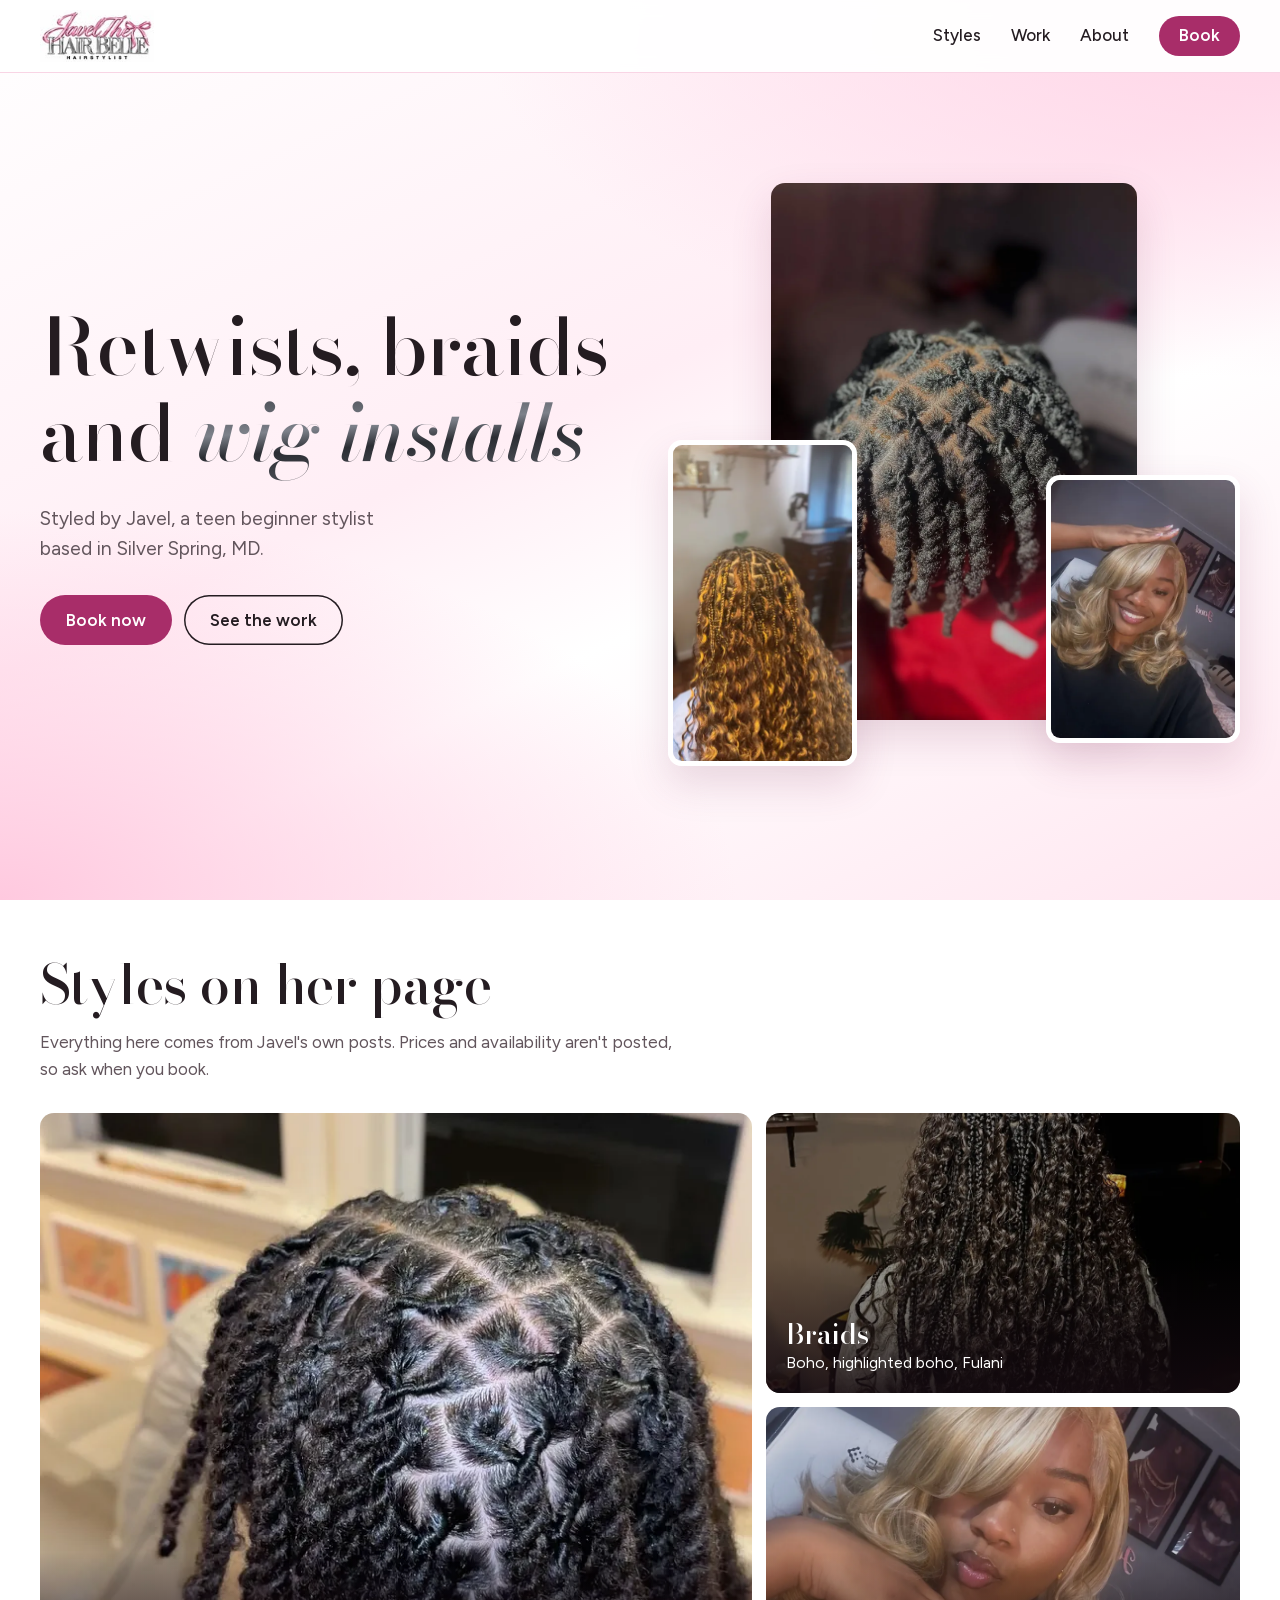
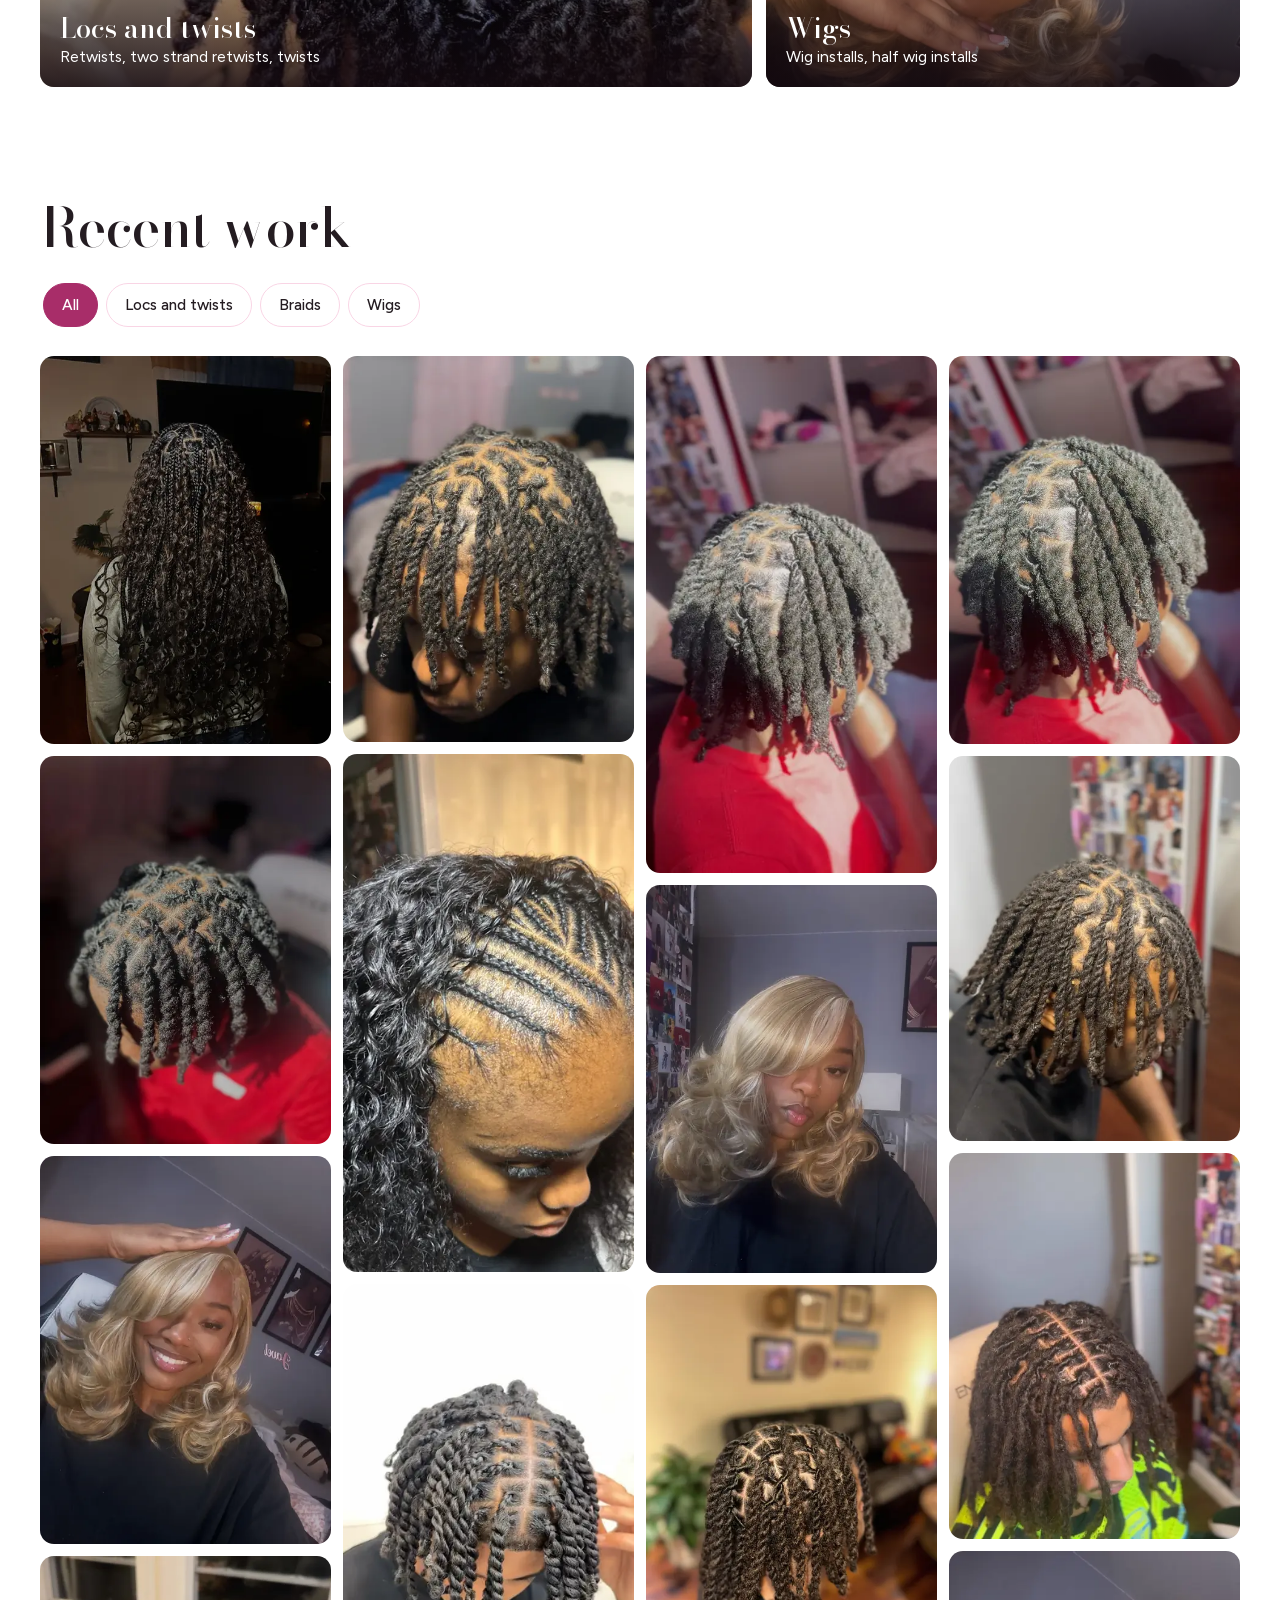
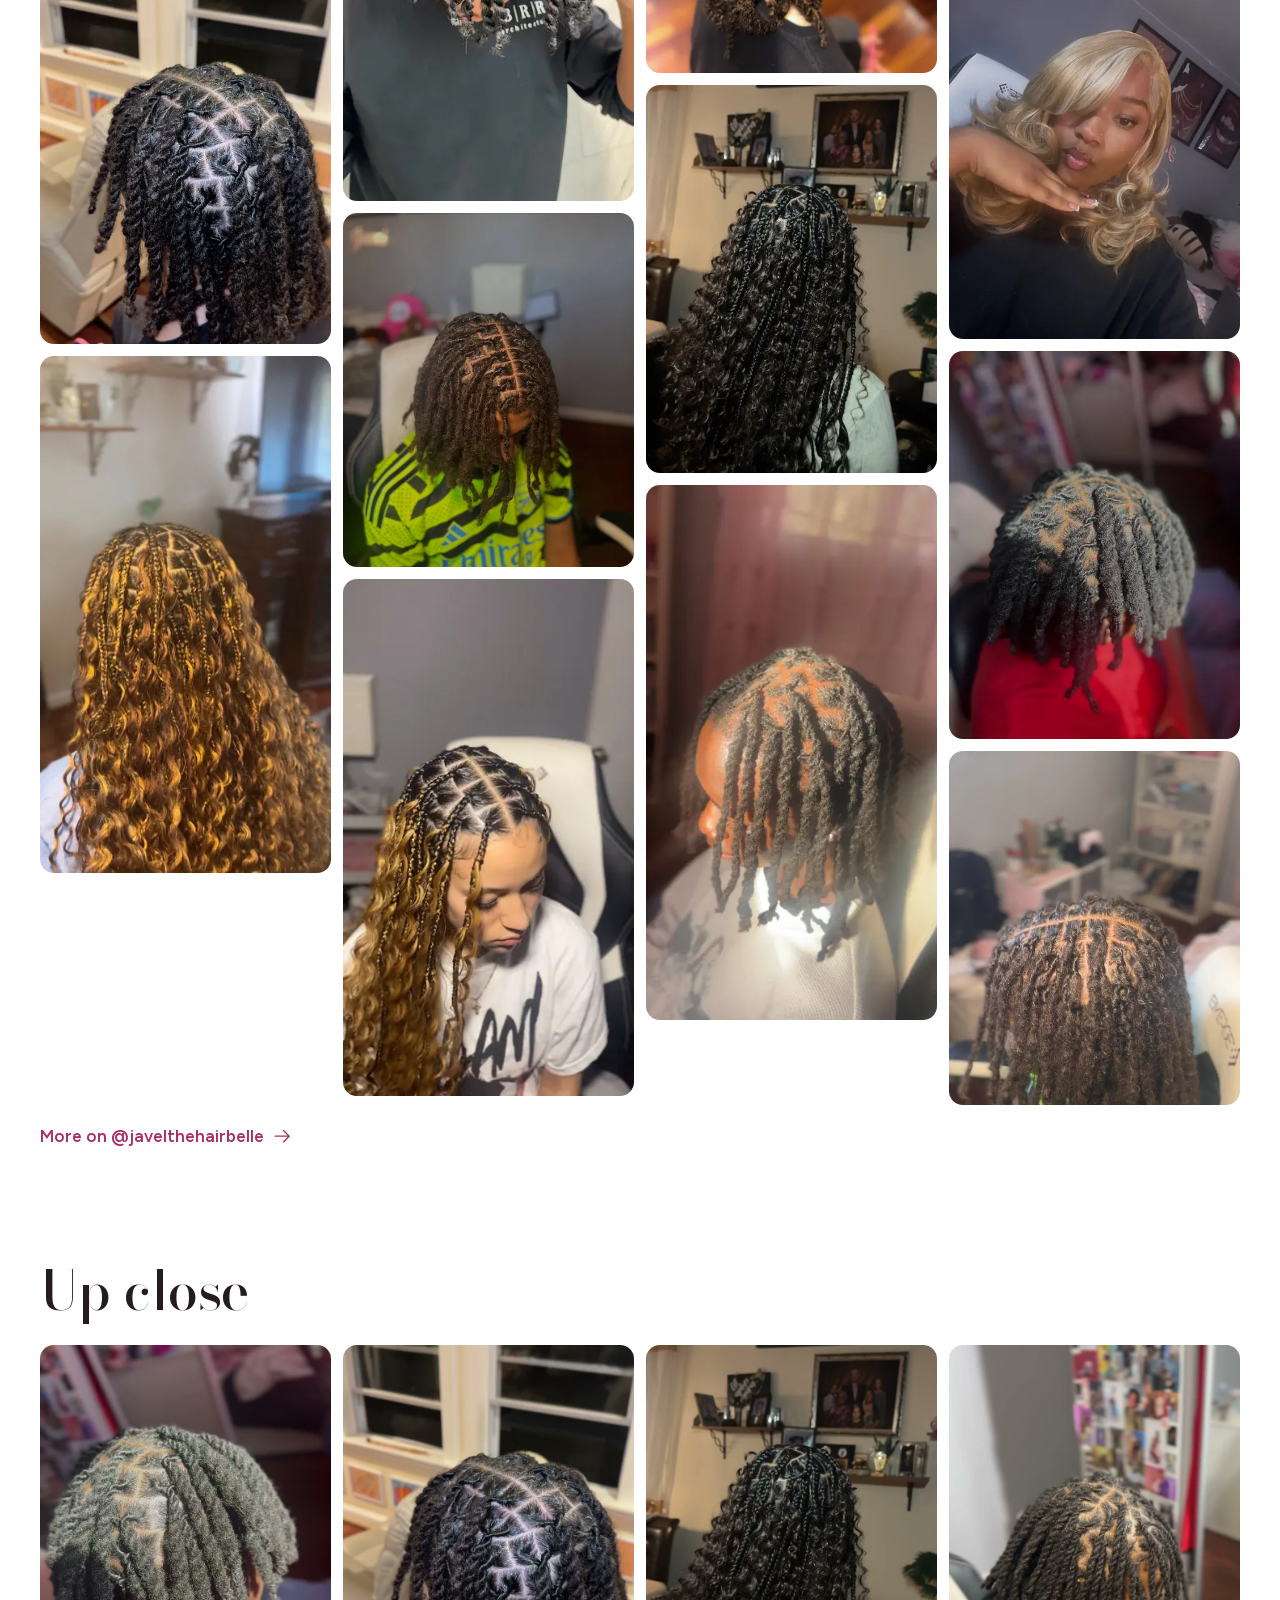
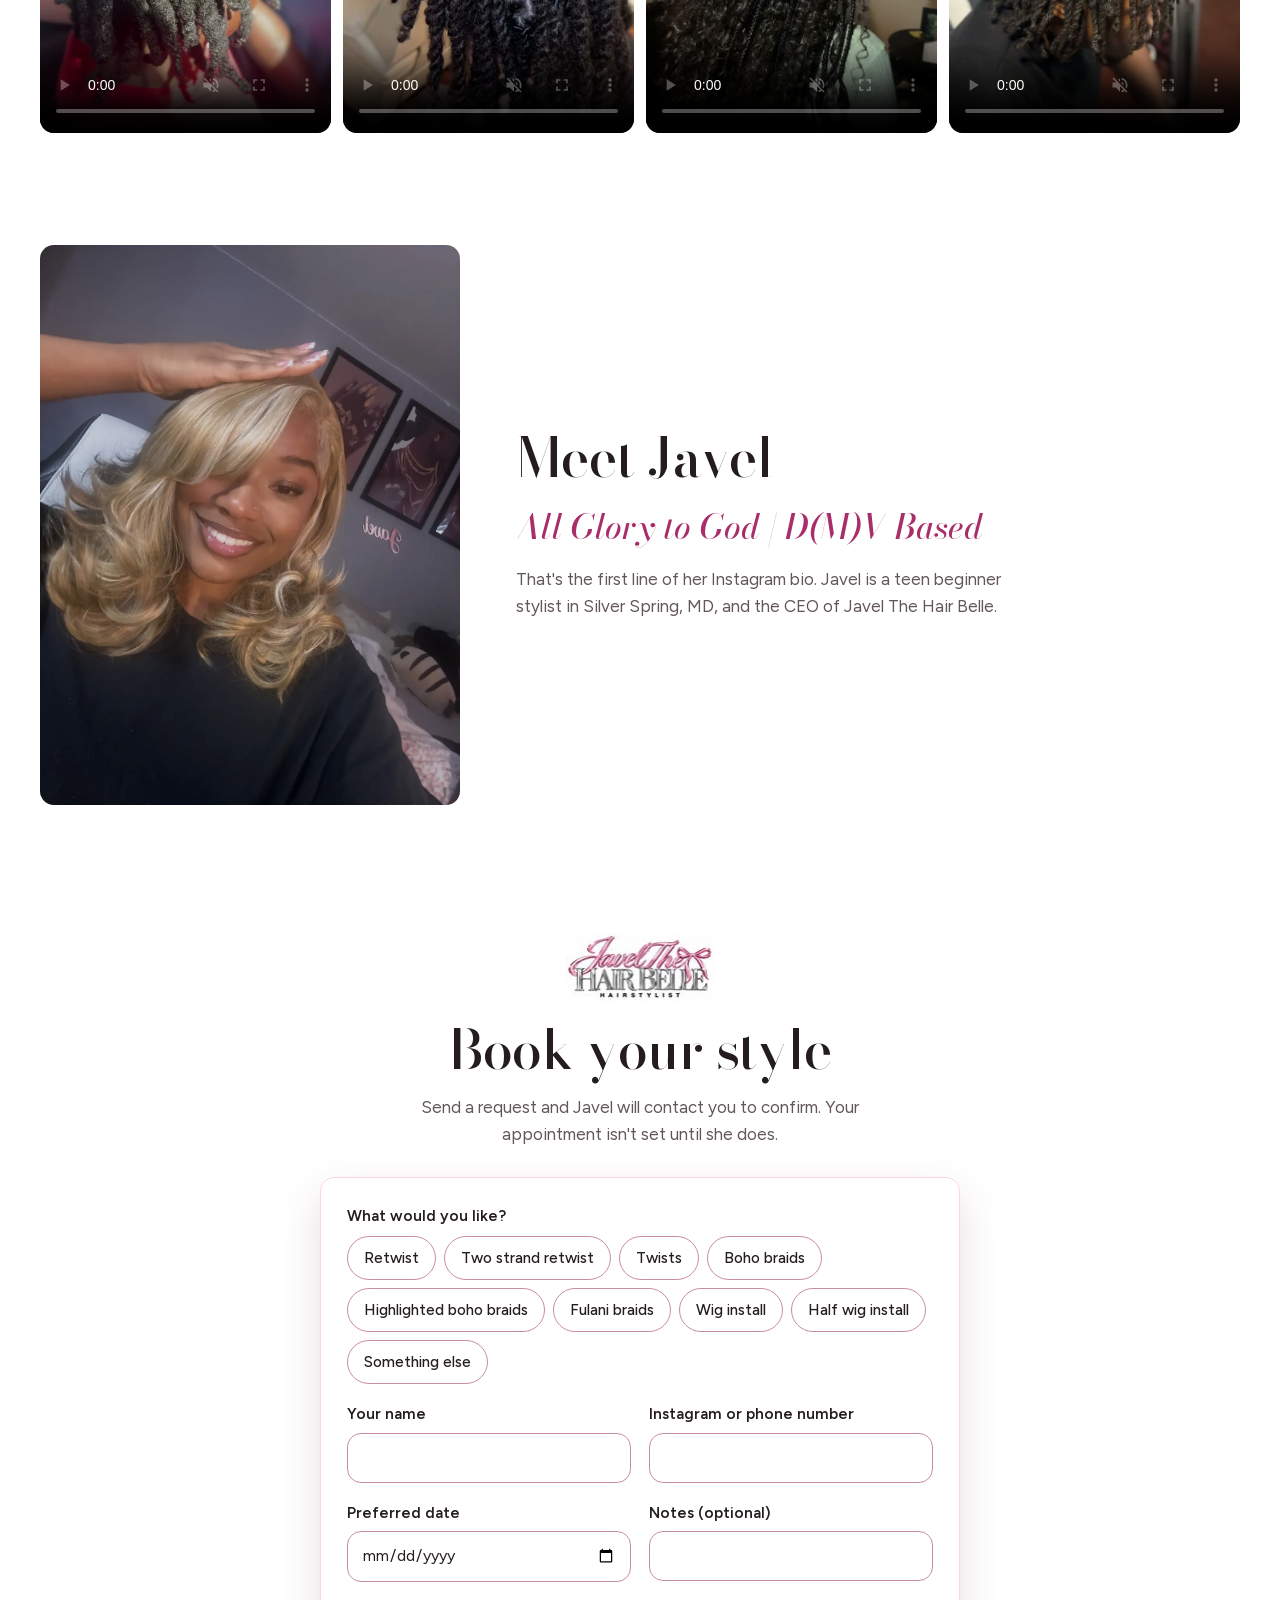
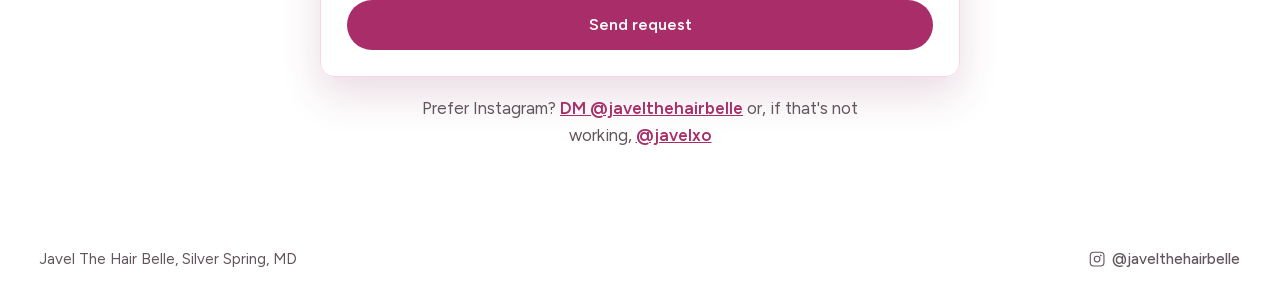
<file: index.html>
<!doctype html>
<html lang="en">
<head>
<meta charset="utf-8">
<meta name="viewport" content="width=device-width, initial-scale=1">
<title>Javel The Hair Belle | Hairstylist in Silver Spring, MD</title>
<meta name="description" content="Retwists, braids and wig installs by Javel, a teen beginner stylist based in Silver Spring, MD. See her work and request an appointment.">
<meta name="color-scheme" content="light">
<meta name="theme-color" content="#ffffff">
<meta property="og:title" content="Javel The Hair Belle">
<meta property="og:description" content="Retwists, braids and wig installs in Silver Spring, MD. Request an appointment online.">
<meta property="og:type" content="website">
<meta property="og:image" content="https://javelthehairbelle.netlify.app/assets/clips/De4iuTrFjDi_v0.jpg">
<link rel="icon" href="assets/brand/icon-180.png">
<link rel="apple-touch-icon" href="assets/brand/icon-180.png">
<link rel="preload" href="assets/fonts/BodoniModa-normal.woff2" as="font" type="font/woff2" crossorigin>
<link rel="preload" href="assets/photos/De4iuTrFjDi_i0-lg.webp" as="image">
<link rel="preload" href="assets/brand/logo-intro.webp" as="image">
<link rel="stylesheet" href="styles.css">
<script>try{if(!matchMedia('(prefers-reduced-motion: reduce)').matches)document.documentElement.classList.add('play-intro')}catch(e){}</script>
<script type="application/ld+json">{"@context": "https://schema.org", "@type": "HairSalon", "name": "Javel The Hair Belle", "description": "Hairstylist based in Silver Spring, MD. Retwists, braids and wig installs.", "areaServed": "Silver Spring, MD", "sameAs": ["https://www.instagram.com/javelthehairbelle/"]}</script>
</head>
<body>
<div class="intro">
  <svg width="0" height="0" aria-hidden="true"><filter id="tangle"><feTurbulence type="fractalNoise" baseFrequency=".018 .05" numOctaves="2" seed="4"/><feDisplacementMap in="SourceGraphic" scale="34" xChannelSelector="R" yChannelSelector="G"/></filter></svg>
  <div class="intro-stage">
    <img class="intro-tangled" src="assets/brand/logo-intro.webp" alt="" width="745" height="340">
    <img class="intro-clean" src="assets/brand/logo-intro.webp" alt="Javel The Hair Belle" width="745" height="340">
    <span class="intro-shine"></span>
    <div class="intro-track"><svg class="comb" viewBox="0 0 640 190"  aria-hidden="true"><defs><linearGradient id="chrome" x1="0" y1="0" x2="1" y2=".25"><stop offset="0" stop-color="#6f737c"/><stop offset=".3" stop-color="#eef0f3"/><stop offset=".52" stop-color="#8e929b"/><stop offset=".75" stop-color="#f7f8fa"/><stop offset="1" stop-color="#6f737c"/></linearGradient></defs><g fill="url(#chrome)"><rect x="14" y="34" width="8" height="150" rx="4"/><rect x="30" y="34" width="8" height="150" rx="4"/><rect x="46" y="34" width="8" height="150" rx="4"/><rect x="62" y="34" width="8" height="150" rx="4"/><rect x="78" y="34" width="8" height="150" rx="4"/><rect x="94" y="34" width="8" height="150" rx="4"/><rect x="110" y="34" width="8" height="150" rx="4"/><rect x="126" y="34" width="8" height="150" rx="4"/><rect x="142" y="34" width="8" height="150" rx="4"/><rect x="158" y="34" width="8" height="150" rx="4"/><rect x="174" y="34" width="8" height="150" rx="4"/><rect x="190" y="34" width="8" height="150" rx="4"/><rect x="206" y="34" width="8" height="150" rx="4"/><rect x="222" y="34" width="8" height="150" rx="4"/><rect x="238" y="34" width="8" height="150" rx="4"/><rect x="254" y="34" width="8" height="150" rx="4"/><rect x="270" y="34" width="8" height="150" rx="4"/><rect x="286" y="34" width="8" height="150" rx="4"/><rect x="302" y="34" width="8" height="150" rx="4"/><rect x="318" y="34" width="8" height="150" rx="4"/><rect x="334" y="34" width="8" height="150" rx="4"/><rect x="350" y="34" width="8" height="150" rx="4"/><rect x="366" y="34" width="8" height="150" rx="4"/><rect x="382" y="34" width="8" height="150" rx="4"/><rect x="398" y="34" width="8" height="150" rx="4"/><rect x="414" y="34" width="8" height="150" rx="4"/><rect x="430" y="34" width="8" height="150" rx="4"/><rect x="446" y="34" width="8" height="150" rx="4"/><rect x="462" y="34" width="8" height="150" rx="4"/><rect x="478" y="34" width="8" height="150" rx="4"/><rect x="494" y="34" width="8" height="150" rx="4"/><rect x="510" y="34" width="8" height="150" rx="4"/><rect x="526" y="34" width="8" height="150" rx="4"/><rect x="542" y="34" width="8" height="150" rx="4"/><rect x="558" y="34" width="8" height="150" rx="4"/><rect x="574" y="34" width="8" height="150" rx="4"/><rect x="590" y="34" width="8" height="150" rx="4"/><rect x="606" y="34" width="8" height="150" rx="4"/><rect x="622" y="34" width="8" height="150" rx="4"/><rect width="640" height="52" rx="24"/></g><rect x="20" y="20" width="600" height="6" rx="3" fill="#e58db5"/></svg></div>
  </div>
  <button class="intro-skip" type="button">Skip intro</button>
</div>

<div class="page-sweep"><div class="sweep-track"><span class="sweep-trail"></span><svg class="sweep-comb" viewBox="0 0 640 190" preserveAspectRatio="none" aria-hidden="true"><defs><linearGradient id="chrome-big" x1="0" y1="0" x2="1" y2=".25"><stop offset="0" stop-color="#6f737c"/><stop offset=".3" stop-color="#eef0f3"/><stop offset=".52" stop-color="#8e929b"/><stop offset=".75" stop-color="#f7f8fa"/><stop offset="1" stop-color="#6f737c"/></linearGradient></defs><g fill="url(#chrome-big)"><rect x="14" y="34" width="8" height="150" rx="4"/><rect x="30" y="34" width="8" height="150" rx="4"/><rect x="46" y="34" width="8" height="150" rx="4"/><rect x="62" y="34" width="8" height="150" rx="4"/><rect x="78" y="34" width="8" height="150" rx="4"/><rect x="94" y="34" width="8" height="150" rx="4"/><rect x="110" y="34" width="8" height="150" rx="4"/><rect x="126" y="34" width="8" height="150" rx="4"/><rect x="142" y="34" width="8" height="150" rx="4"/><rect x="158" y="34" width="8" height="150" rx="4"/><rect x="174" y="34" width="8" height="150" rx="4"/><rect x="190" y="34" width="8" height="150" rx="4"/><rect x="206" y="34" width="8" height="150" rx="4"/><rect x="222" y="34" width="8" height="150" rx="4"/><rect x="238" y="34" width="8" height="150" rx="4"/><rect x="254" y="34" width="8" height="150" rx="4"/><rect x="270" y="34" width="8" height="150" rx="4"/><rect x="286" y="34" width="8" height="150" rx="4"/><rect x="302" y="34" width="8" height="150" rx="4"/><rect x="318" y="34" width="8" height="150" rx="4"/><rect x="334" y="34" width="8" height="150" rx="4"/><rect x="350" y="34" width="8" height="150" rx="4"/><rect x="366" y="34" width="8" height="150" rx="4"/><rect x="382" y="34" width="8" height="150" rx="4"/><rect x="398" y="34" width="8" height="150" rx="4"/><rect x="414" y="34" width="8" height="150" rx="4"/><rect x="430" y="34" width="8" height="150" rx="4"/><rect x="446" y="34" width="8" height="150" rx="4"/><rect x="462" y="34" width="8" height="150" rx="4"/><rect x="478" y="34" width="8" height="150" rx="4"/><rect x="494" y="34" width="8" height="150" rx="4"/><rect x="510" y="34" width="8" height="150" rx="4"/><rect x="526" y="34" width="8" height="150" rx="4"/><rect x="542" y="34" width="8" height="150" rx="4"/><rect x="558" y="34" width="8" height="150" rx="4"/><rect x="574" y="34" width="8" height="150" rx="4"/><rect x="590" y="34" width="8" height="150" rx="4"/><rect x="606" y="34" width="8" height="150" rx="4"/><rect x="622" y="34" width="8" height="150" rx="4"/><rect width="640" height="52" rx="24"/></g><rect x="20" y="20" width="600" height="6" rx="3" fill="#e58db5"/></svg></div></div>

<a class="skip" href="#main">Skip to content</a>

<header class="top">
  <div class="wrap top-row">
    <a class="logo" href="#main" aria-label="Javel The Hair Belle, back to top"><img src="assets/brand/logo.png" alt="Javel The Hair Belle logo" width="149" height="68"></a>
    <button class="menu-btn" type="button" aria-expanded="false" aria-controls="nav" aria-label="Menu"><svg class="icon" aria-hidden="true" xmlns="http://www.w3.org/2000/svg" viewBox="0 0 256 256" fill="currentColor"><path d="M224,128a8,8,0,0,1-8,8H40a8,8,0,0,1,0-16H216A8,8,0,0,1,224,128ZM40,72H216a8,8,0,0,0,0-16H40a8,8,0,0,0,0,16ZM216,184H40a8,8,0,0,0,0,16H216a8,8,0,0,0,0-16Z"/></svg></button>
    <nav id="nav" aria-label="Main">
      <a href="#styles">Styles</a>
      <a href="#work">Work</a>
      <a href="#about">About</a>
      <a class="btn btn-small" href="#book">Book</a>
    </nav>
  </div>
</header>

<main id="main">
  <section class="hero wrap">
    <div class="hero-copy">
      <h1>Retwists, braids and <em>wig installs</em></h1>
      <p>Styled by Javel, a teen beginner stylist based in Silver Spring, MD.</p>
      <div class="actions">
        <a class="btn" href="#book">Book now</a>
        <a class="btn btn-ghost" href="#work">See the work</a>
      </div>
    </div>
    <div class="hero-art">
      <img class="a" src="assets/photos/De4iuTrFjDi_i0-lg.webp" alt="Fresh retwist with clean zigzag parts, seen from above" width="1050" height="1400" fetchpriority="high">
      <img class="b" src="assets/photos/DeCutHTJZ0e_i0.webp" alt="Long highlighted boho braids in golden blonde and black" width="360" height="640">
      <img class="c" src="assets/photos/Ddg3wsXlnAs_i2.webp" alt="Javel smiling in a honey blonde curled wig with bangs" width="480" height="640">
    </div>
  </section>

  <section class="styles wrap" id="styles">
    <h2>Styles on her page</h2>
    <p class="lede">Everything here comes from Javel's own posts. Prices and availability aren't posted, so ask when you book.</p>
    <div class="bento">
      <a class="tile t1" href="#work" data-filter="locs">
        <img src="assets/photos/DeUgit7ljA8_i1-lg.webp" alt="" loading="lazy" width="720" height="960">
        <span class="tile-text"><strong>Locs and twists</strong>Retwists, two strand retwists, twists</span>
      </a>
      <a class="tile t2" href="#work" data-filter="braids">
        <img src="assets/photos/Ddz5wMfick7_i1-lg.webp" alt="" loading="lazy" width="1050" height="1400">
        <span class="tile-text"><strong>Braids</strong>Boho, highlighted boho, Fulani</span>
      </a>
      <a class="tile t3" href="#work" data-filter="wigs">
        <img src="assets/photos/Ddg3wsXlnAs_i1-lg.webp" alt="" loading="lazy" width="1050" height="1400">
        <span class="tile-text"><strong>Wigs</strong>Wig installs, half wig installs</span>
      </a>
    </div>
  </section>

  <section class="work wrap" id="work">
    <h2>Recent work</h2>
    <div class="filters" role="group" aria-label="Filter photos by style">
      <button type="button" data-filter="all" aria-pressed="true">All</button>
      <button type="button" data-filter="locs" aria-pressed="false">Locs and twists</button>
      <button type="button" data-filter="braids" aria-pressed="false">Braids</button>
      <button type="button" data-filter="wigs" aria-pressed="false">Wigs</button>
    </div>
    <div class="grid">
        <figure class="shot" data-group="braids"><button type="button" data-index="0" data-full="assets/photos/Ddz5wMfick7_i1-lg.webp" data-post="https://www.instagram.com/p/Ddz5wMfick7/" data-caption="Boho Braids never disappoint" data-style="Boho braids" aria-label="Open photo: Long boho braids with curly pieces, seen from behind"><img src="assets/photos/Ddz5wMfick7_i1.webp" alt="Long boho braids with curly pieces, seen from behind" width="480" height="640" loading="lazy" decoding="async"></button></figure>
        <figure class="shot" data-group="locs"><button type="button" data-index="1" data-full="assets/photos/De4iuTrFjDi_i0-lg.webp" data-post="https://www.instagram.com/p/De4iuTrFjDi/" data-caption="It&#x27;s getting tooooo icy out here" data-style="Retwist" aria-label="Open photo: Fresh retwist with clean zigzag parts, seen from above"><img src="assets/photos/De4iuTrFjDi_i0.webp" alt="Fresh retwist with clean zigzag parts, seen from above" width="480" height="640" loading="lazy" decoding="async"></button></figure>
        <figure class="shot" data-group="wigs"><button type="button" data-index="2" data-full="assets/photos/Ddg3wsXlnAs_i2-lg.webp" data-post="https://www.instagram.com/p/Ddg3wsXlnAs/" data-caption="Wig Install on the CEO @javelxo" data-style="Wig install" aria-label="Open photo: Javel smiling in a honey blonde curled wig with bangs"><img src="assets/photos/Ddg3wsXlnAs_i2.webp" alt="Javel smiling in a honey blonde curled wig with bangs" width="480" height="640" loading="lazy" decoding="async"></button></figure>
        <figure class="shot" data-group="locs"><button type="button" data-index="3" data-full="assets/photos/DeUgit7ljA8_i1-lg.webp" data-post="https://www.instagram.com/p/DeUgit7ljA8/" data-caption="Two Strand Retwist" data-style="Two strand retwist" aria-label="Open photo: Two strand retwist on shoulder length locs"><img src="assets/photos/DeUgit7ljA8_i1.webp" alt="Two strand retwist on shoulder length locs" width="480" height="640" loading="lazy" decoding="async"></button></figure>
        <figure class="shot" data-group="braids"><button type="button" data-index="4" data-full="assets/photos/DeCutHTJZ0e_i0-lg.webp" data-post="https://www.instagram.com/reel/DeCutHTJZ0e/" data-caption="Highlighted boho braids" data-style="Highlighted boho braids" aria-label="Open photo: Long highlighted boho braids in golden blonde and black"><img src="assets/photos/DeCutHTJZ0e_i0.webp" alt="Long highlighted boho braids in golden blonde and black" width="360" height="640" loading="lazy" decoding="async"></button></figure>
        <figure class="shot" data-group="locs"><button type="button" data-index="5" data-full="assets/photos/De0pLo7Fg4z_i1-lg.webp" data-post="https://www.instagram.com/p/De0pLo7Fg4z/" data-caption="Two Strand Retwist" data-style="Two strand retwist" aria-label="Open photo: Two strand retwist with neat parts, seen from above"><img src="assets/photos/De0pLo7Fg4z_i1.webp" alt="Two strand retwist with neat parts, seen from above" width="482" height="640" loading="lazy" decoding="async"></button></figure>
        <figure class="shot" data-group="braids wigs"><button type="button" data-index="6" data-full="assets/photos/DeW0W3KBqu6_i0-lg.webp" data-post="https://www.instagram.com/reel/DeW0W3KBqu6/" data-caption="Fulani Braids + Half Wig Install" data-style="Fulani braids" aria-label="Open photo: Fulani braids at the front with a curly half wig"><img src="assets/photos/DeW0W3KBqu6_i0.webp" alt="Fulani braids at the front with a curly half wig" width="360" height="640" loading="lazy" decoding="async"></button></figure>
        <figure class="shot" data-group="locs"><button type="button" data-index="7" data-full="assets/photos/Ddl0-rFB58I_i0-lg.webp" data-post="https://www.instagram.com/reel/Ddl0-rFB58I/" data-caption="We heard winters coming so we had to bring out the ice" data-style="Twists" aria-label="Open photo: Chunky black twists with clean square parts"><img src="assets/photos/Ddl0-rFB58I_i0.webp" alt="Chunky black twists with clean square parts" width="360" height="640" loading="lazy" decoding="async"></button></figure>
        <figure class="shot" data-group="locs"><button type="button" data-index="8" data-full="assets/photos/DdANRCtiXlJ_i0-lg.webp" data-post="https://www.instagram.com/p/DdANRCtiXlJ/" data-caption="Good reliable retwist" data-style="Retwist" aria-label="Open photo: Retwisted locs with straight parts, seen from behind"><img src="assets/photos/DdANRCtiXlJ_i0.webp" alt="Retwisted locs with straight parts, seen from behind" width="526" height="640" loading="lazy" decoding="async"></button></figure>
        <figure class="shot" data-group="braids"><button type="button" data-index="9" data-full="assets/photos/DeZpnrmBKJW_i0-lg.webp" data-post="https://www.instagram.com/reel/DeZpnrmBKJW/" data-caption="This color" data-style="Boho braids" aria-label="Open photo: Boho braids with golden brown highlights and crisp parts"><img src="assets/photos/DeZpnrmBKJW_i0.webp" alt="Boho braids with golden brown highlights and crisp parts" width="360" height="640" loading="lazy" decoding="async"></button></figure>
        <figure class="shot" data-group="locs"><button type="button" data-index="10" data-full="assets/photos/De4iTuHhBvc_i0-lg.webp" data-post="https://www.instagram.com/reel/De4iTuHhBvc/" data-caption="Rate the retwist 1-10" data-style="Retwist" aria-label="Open photo: Retwist with zigzag parts on locs"><img src="assets/photos/De4iTuHhBvc_i0.webp" alt="Retwist with zigzag parts on locs" width="360" height="640" loading="lazy" decoding="async"></button></figure>
        <figure class="shot" data-group="wigs"><button type="button" data-index="11" data-full="assets/photos/Ddg3wsXlnAs_i0-lg.webp" data-post="https://www.instagram.com/p/Ddg3wsXlnAs/" data-caption="Wig Install on the CEO @javelxo" data-style="Wig install" aria-label="Open photo: Side view of a honey blonde wig with soft curls"><img src="assets/photos/Ddg3wsXlnAs_i0.webp" alt="Side view of a honey blonde wig with soft curls" width="480" height="640" loading="lazy" decoding="async"></button></figure>
        <figure class="shot" data-group="locs"><button type="button" data-index="12" data-full="assets/photos/DeUgit7ljA8_i0-lg.webp" data-post="https://www.instagram.com/p/DeUgit7ljA8/" data-caption="Two Strand Retwist" data-style="Two strand retwist" aria-label="Open photo: Two strand retwist seen from behind in a living room"><img src="assets/photos/DeUgit7ljA8_i0.webp" alt="Two strand retwist seen from behind in a living room" width="480" height="640" loading="lazy" decoding="async"></button></figure>
        <figure class="shot" data-group="braids"><button type="button" data-index="13" data-full="assets/photos/Ddz5wMfick7_i0-lg.webp" data-post="https://www.instagram.com/p/Ddz5wMfick7/" data-caption="Boho Braids never disappoint" data-style="Boho braids" aria-label="Open photo: Boho braids with curly ends, close view from behind"><img src="assets/photos/Ddz5wMfick7_i0.webp" alt="Boho braids with curly ends, close view from behind" width="480" height="640" loading="lazy" decoding="async"></button></figure>
        <figure class="shot" data-group="locs"><button type="button" data-index="14" data-full="assets/photos/De4RaWKBJGE_i0-lg.webp" data-post="https://www.instagram.com/reel/De4RaWKBJGE/" data-caption="Retwist Szn" data-style="Retwist" aria-label="Open photo: Retwisted locs in warm window light, side view"><img src="assets/photos/De4RaWKBJGE_i0.webp" alt="Retwisted locs in warm window light, side view" width="348" height="640" loading="lazy" decoding="async"></button></figure>
        <figure class="shot" data-group="locs"><button type="button" data-index="15" data-full="assets/photos/De4iuTrFjDi_i2-lg.webp" data-post="https://www.instagram.com/p/De4iuTrFjDi/" data-caption="It&#x27;s getting tooooo icy out here" data-style="Retwist" aria-label="Open photo: Close view of a retwist with detailed parts"><img src="assets/photos/De4iuTrFjDi_i2.webp" alt="Close view of a retwist with detailed parts" width="480" height="640" loading="lazy" decoding="async"></button></figure>
        <figure class="shot" data-group="locs"><button type="button" data-index="16" data-full="assets/photos/De0pLo7Fg4z_i0-lg.webp" data-post="https://www.instagram.com/p/De0pLo7Fg4z/" data-caption="Two Strand Retwist" data-style="Two strand retwist" aria-label="Open photo: Two strand retwist from the side"><img src="assets/photos/De0pLo7Fg4z_i0.webp" alt="Two strand retwist from the side" width="483" height="640" loading="lazy" decoding="async"></button></figure>
        <figure class="shot" data-group="locs"><button type="button" data-index="17" data-full="assets/photos/DdANRCtiXlJ_i1-lg.webp" data-post="https://www.instagram.com/p/DdANRCtiXlJ/" data-caption="Good reliable retwist" data-style="Retwist" aria-label="Open photo: Retwisted locs with neat parts, angled from the front"><img src="assets/photos/DdANRCtiXlJ_i1.webp" alt="Retwisted locs with neat parts, angled from the front" width="483" height="640" loading="lazy" decoding="async"></button></figure>
        <figure class="shot" data-group="wigs"><button type="button" data-index="18" data-full="assets/photos/Ddg3wsXlnAs_i1-lg.webp" data-post="https://www.instagram.com/p/Ddg3wsXlnAs/" data-caption="Wig Install on the CEO @javelxo" data-style="Wig install" aria-label="Open photo: Javel posing in a blonde curled wig with bangs"><img src="assets/photos/Ddg3wsXlnAs_i1.webp" alt="Javel posing in a blonde curled wig with bangs" width="480" height="640" loading="lazy" decoding="async"></button></figure>
        <figure class="shot" data-group="locs"><button type="button" data-index="19" data-full="assets/photos/De4iuTrFjDi_i1-lg.webp" data-post="https://www.instagram.com/p/De4iuTrFjDi/" data-caption="It&#x27;s getting tooooo icy out here" data-style="Retwist" aria-label="Open photo: Retwist with zigzag parts, side angle"><img src="assets/photos/De4iuTrFjDi_i1.webp" alt="Retwist with zigzag parts, side angle" width="480" height="640" loading="lazy" decoding="async"></button></figure>
        <figure class="shot" data-group="locs"><button type="button" data-index="20" data-full="assets/photos/DdANRCtiXlJ_i2-lg.webp" data-post="https://www.instagram.com/p/DdANRCtiXlJ/" data-caption="Good reliable retwist" data-style="Retwist" aria-label="Open photo: Long locs freshly retwisted, seen from behind"><img src="assets/photos/DdANRCtiXlJ_i2.webp" alt="Long locs freshly retwisted, seen from behind" width="526" height="640" loading="lazy" decoding="async"></button></figure>
    </div>
    <a class="more" href="https://www.instagram.com/javelthehairbelle/" target="_blank" rel="noopener">More on @javelthehairbelle <svg class="icon" aria-hidden="true" xmlns="http://www.w3.org/2000/svg" viewBox="0 0 256 256" fill="currentColor"><path d="M221.66,133.66l-72,72a8,8,0,0,1-11.32-11.32L196.69,136H40a8,8,0,0,1,0-16H196.69L138.34,61.66a8,8,0,0,1,11.32-11.32l72,72A8,8,0,0,1,221.66,133.66Z"/></svg></a>
  </section>

  <section class="clips" aria-labelledby="clips-title">
    <div class="wrap">
      <h2 id="clips-title">Up close</h2>
    </div>
    <div class="clip-row">
        <video muted loop playsinline preload="none" poster="assets/clips/De4iuTrFjDi_v0.jpg" aria-label="Retwist close-up video"><source src="assets/clips/De4iuTrFjDi_v0.mp4" type="video/mp4"></video>
        <video muted loop playsinline preload="none" poster="assets/clips/DeUgit7ljA8_v0.jpg" aria-label="Two strand retwist close-up video"><source src="assets/clips/DeUgit7ljA8_v0.mp4" type="video/mp4"></video>
        <video muted loop playsinline preload="none" poster="assets/clips/Ddz5wMfick7_v0.jpg" aria-label="Boho braids close-up video"><source src="assets/clips/Ddz5wMfick7_v0.mp4" type="video/mp4"></video>
        <video muted loop playsinline preload="none" poster="assets/clips/De0pLo7Fg4z_v0.jpg" aria-label="Two strand retwist video from the side"><source src="assets/clips/De0pLo7Fg4z_v0.mp4" type="video/mp4"></video>
    </div>
  </section>

  <section class="about wrap" id="about">
    <img src="assets/photos/Ddg3wsXlnAs_i2-lg.webp" alt="Javel smiling in a honey blonde curled wig with bangs" loading="lazy" width="1050" height="1400">
    <div>
      <h2>Meet Javel</h2>
      <blockquote>All Glory to God | D(M)V Based</blockquote>
      <p>That's the first line of her Instagram bio. Javel is a teen beginner stylist in Silver Spring, MD, and the CEO of Javel The Hair Belle.</p>
    </div>
  </section>

  <section class="book" id="book">
    <div class="wrap">
      <img class="book-logo" src="assets/brand/logo.png" alt="" width="149" height="68">
      <h2>Book your style</h2>
      <p>Send a request and Javel will contact you to confirm. Your appointment isn't set until she does.</p>
      <form name="booking" method="POST" action="/thanks.html" data-netlify="true" netlify-honeypot="company" class="book-form">
        <input type="hidden" name="form-name" value="booking">
        <p class="hp"><label>Leave this empty <input name="company" tabindex="-1" autocomplete="off"></label></p>
        <fieldset class="full field" data-error="Choose a style to continue.">
          <legend>What would you like?</legend>
          <div class="chips">
            <label class="chip"><input type="radio" name="style" value="Retwist" required><span>Retwist</span></label>
            <label class="chip"><input type="radio" name="style" value="Two strand retwist" required><span>Two strand retwist</span></label>
            <label class="chip"><input type="radio" name="style" value="Twists" required><span>Twists</span></label>
            <label class="chip"><input type="radio" name="style" value="Boho braids" required><span>Boho braids</span></label>
            <label class="chip"><input type="radio" name="style" value="Highlighted boho braids" required><span>Highlighted boho braids</span></label>
            <label class="chip"><input type="radio" name="style" value="Fulani braids" required><span>Fulani braids</span></label>
            <label class="chip"><input type="radio" name="style" value="Wig install" required><span>Wig install</span></label>
            <label class="chip"><input type="radio" name="style" value="Half wig install" required><span>Half wig install</span></label>
            <label class="chip"><input type="radio" name="style" value="Something else" required><span>Something else</span></label>
          </div>
          <small class="err"></small>
        </fieldset>
        <div class="field" data-error="Enter your name.">
          <label for="f-name">Your name</label>
          <input id="f-name" name="name" required autocomplete="name">
          <small class="err"></small>
        </div>
        <div class="field" data-error="Enter your Instagram or phone number so Javel can reach you.">
          <label for="f-contact">Instagram or phone number</label>
          <input id="f-contact" name="contact" required autocomplete="off">
          <small class="err"></small>
        </div>
        <div class="field" data-error="Choose today or a later date.">
          <label for="f-date">Preferred date</label>
          <input id="f-date" type="date" name="preferred-date" required>
          <small class="err"></small>
        </div>
        <div class="field">
          <label for="f-notes">Notes (optional)</label>
          <input id="f-notes" name="notes" autocomplete="off">
        </div>
        <button class="btn full" type="submit">Send request</button>
        <p class="form-status full" role="status" aria-live="polite"></p>
      </form>
      <div class="book-done" hidden tabindex="-1">
        <h3></h3>
        <p class="done-summary"></p>
        <p>Javel will contact you at <strong class="done-contact"></strong> to confirm. Your appointment isn't set until she does.</p>
        <button class="btn btn-ghost" type="button">Send another request</button>
      </div>
      <p class="alt">Prefer Instagram? <a href="https://ig.me/m/javelthehairbelle" target="_blank" rel="noopener">DM @javelthehairbelle</a> or, if that's not working, <a href="https://ig.me/m/javelxo" target="_blank" rel="noopener">@javelxo</a></p>
    </div>
  </section>
</main>

<footer class="foot wrap">
  <span>Javel The Hair Belle, Silver Spring, MD</span>
  <a href="https://www.instagram.com/javelthehairbelle/" target="_blank" rel="noopener"><svg class="icon" aria-hidden="true" xmlns="http://www.w3.org/2000/svg" viewBox="0 0 256 256" fill="currentColor"><path d="M128,80a48,48,0,1,0,48,48A48.05,48.05,0,0,0,128,80Zm0,80a32,32,0,1,1,32-32A32,32,0,0,1,128,160ZM176,24H80A56.06,56.06,0,0,0,24,80v96a56.06,56.06,0,0,0,56,56h96a56.06,56.06,0,0,0,56-56V80A56.06,56.06,0,0,0,176,24Zm40,152a40,40,0,0,1-40,40H80a40,40,0,0,1-40-40V80A40,40,0,0,1,80,40h96a40,40,0,0,1,40,40ZM192,76a12,12,0,1,1-12-12A12,12,0,0,1,192,76Z"/></svg>@javelthehairbelle</a>
</footer>

<a class="sticky-book" href="#book">Book now</a>

<dialog class="box" aria-label="Photo viewer">
  <button class="box-close" type="button" aria-label="Close"><svg class="icon" aria-hidden="true" xmlns="http://www.w3.org/2000/svg" viewBox="0 0 256 256" fill="currentColor"><path d="M205.66,194.34a8,8,0,0,1-11.32,11.32L128,139.31,61.66,205.66a8,8,0,0,1-11.32-11.32L116.69,128,50.34,61.66A8,8,0,0,1,61.66,50.34L128,116.69l66.34-66.35a8,8,0,0,1,11.32,11.32L139.31,128Z"/></svg></button>
  <button class="box-nav prev" type="button" aria-label="Previous photo"><svg class="icon" aria-hidden="true" xmlns="http://www.w3.org/2000/svg" viewBox="0 0 256 256" fill="currentColor"><path d="M165.66,202.34a8,8,0,0,1-11.32,11.32l-80-80a8,8,0,0,1,0-11.32l80-80a8,8,0,0,1,11.32,11.32L91.31,128Z"/></svg></button>
  <figure>
    <img alt="">
    <figcaption><span></span><a target="_blank" rel="noopener">View post <svg class="icon" aria-hidden="true" xmlns="http://www.w3.org/2000/svg" viewBox="0 0 256 256" fill="currentColor"><path d="M221.66,133.66l-72,72a8,8,0,0,1-11.32-11.32L196.69,136H40a8,8,0,0,1,0-16H196.69L138.34,61.66a8,8,0,0,1,11.32-11.32l72,72A8,8,0,0,1,221.66,133.66Z"/></svg></a><button class="book-this" type="button">Book this style</button></figcaption>
  </figure>
  <button class="box-nav next" type="button" aria-label="Next photo"><svg class="icon" aria-hidden="true" xmlns="http://www.w3.org/2000/svg" viewBox="0 0 256 256" fill="currentColor"><path d="M181.66,133.66l-80,80a8,8,0,0,1-11.32-11.32L164.69,128,90.34,53.66a8,8,0,0,1,11.32-11.32l80,80A8,8,0,0,1,181.66,133.66Z"/></svg></button>
</dialog>

<script src="script.js" defer></script>
</body>
</html>
</file>
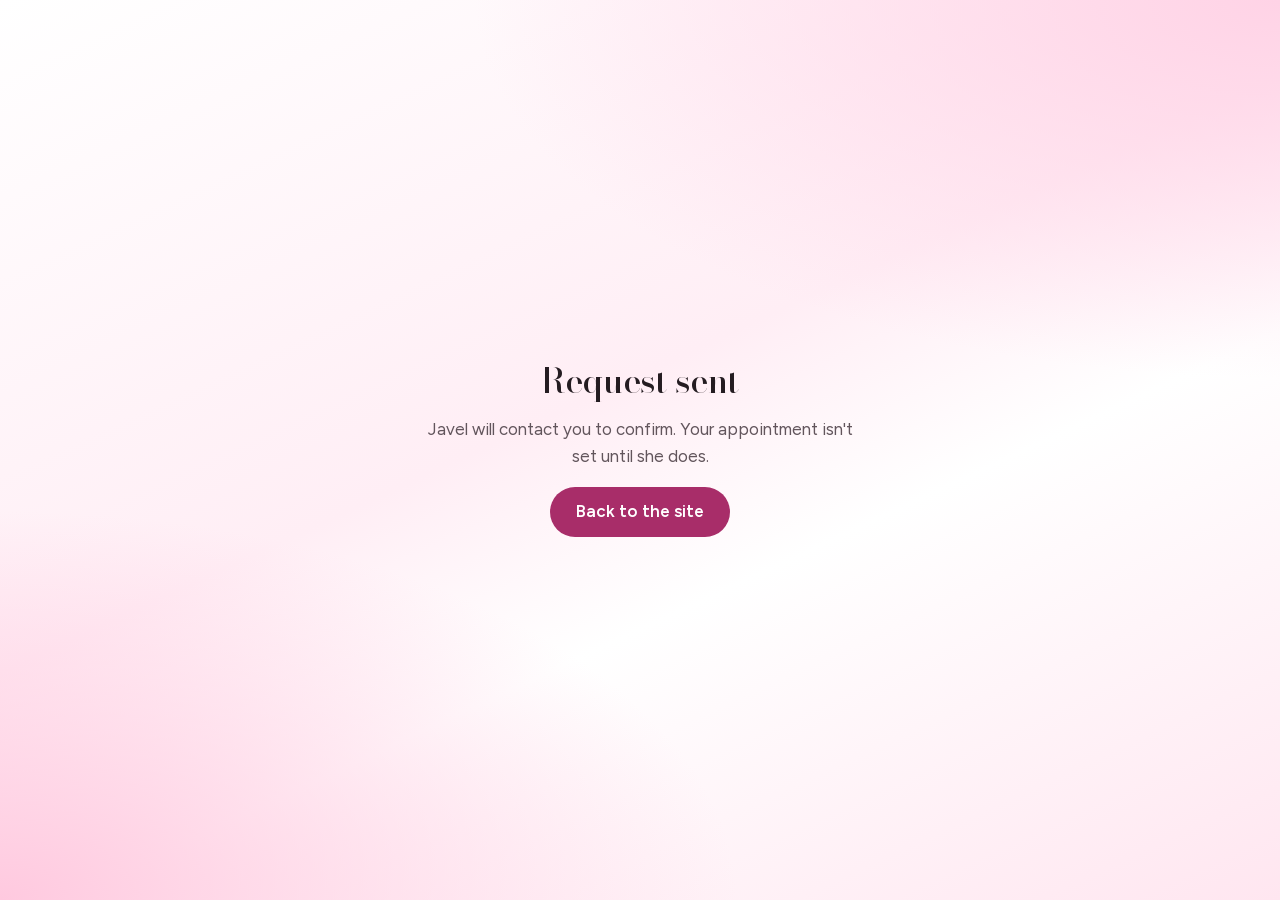
<file: thanks.html>
<!doctype html>
<html lang="en">
<head>
<meta charset="utf-8">
<meta name="viewport" content="width=device-width, initial-scale=1">
<title>Request sent | Javel The Hair Belle</title>
<meta name="robots" content="noindex">
<link rel="icon" href="assets/brand/icon-180.png">
<link rel="stylesheet" href="styles.css">
</head>
<body>
<main class="thanks">
  <h1>Request sent</h1>
  <p>Javel will contact you to confirm. Your appointment isn't set until she does.</p>
  <a class="btn" href="/">Back to the site</a>
</main>
</body>
</html>
</file>
<file: styles.css>
@font-face { font-family: "Bodoni Moda"; src: url(assets/fonts/BodoniModa-normal.woff2) format("woff2"); font-weight: 400 700; font-style: normal; font-display: swap; }
@font-face { font-family: "Bodoni Moda"; src: url(assets/fonts/BodoniModa-italic.woff2) format("woff2"); font-weight: 400 700; font-style: italic; font-display: swap; }
@font-face { font-family: "Figtree"; src: url(assets/fonts/Figtree-normal.woff2) format("woff2"); font-weight: 400 700; font-display: swap; }

/* Colors come from her logo: satin pink script on chrome lettering. */
:root {
  color-scheme: light;
  --bg: #fff;
  --blend: radial-gradient(90% 60% at 100% 0%, #ffd3e6 0%, transparent 70%), radial-gradient(80% 60% at 0% 100%, #ffc9df 0%, transparent 72%), linear-gradient(155deg, #fff 0%, #ffeef5 45%, #fff 62%, #ffe6f0 100%);
  --tint: #ffe6f0;
  --text: #241c21;
  --muted: #62555c;
  --line: #f9d5e5;
  --pink: #a82d69;
  --on-pink: #fff;
  --chrome: linear-gradient(176deg, #33363c 8%, #7d818a 44%, #2b2d33 58%, #5d6068 92%);
  --radius: 14px;
  --shadow: 0 18px 40px rgb(120 40 80 / .16);
  --ease: cubic-bezier(.16, 1, .3, 1);
}
* { box-sizing: border-box; }
html { scroll-behavior: smooth; scroll-padding-top: 88px; -webkit-text-size-adjust: 100%; }
html { background: var(--bg); }
/* One fixed layer so white and pink blend behind the whole page. */
body::before { content: ""; position: fixed; inset: 0; z-index: -1; background: var(--blend); }
body { margin: 0; color: var(--text); font: 400 17px/1.6 Figtree, system-ui, sans-serif; }
img, video { display: block; max-width: 100%; }
a { color: inherit; }
h1, h2 { font-family: "Bodoni Moda", Didot, serif; font-weight: 500; letter-spacing: -.01em; line-height: 1.08; margin: 0; }
h2 { font-size: clamp(2.2rem, 5vw, 3.4rem); }
.wrap { width: min(1240px, 100%); margin-inline: auto; padding-inline: 20px; }
.icon { width: 1.2em; height: 1.2em; flex: none; }
:focus-visible { outline: 3px solid var(--pink); outline-offset: 3px; border-radius: 4px; }

.skip { position: absolute; left: 12px; top: -60px; z-index: 30; background: var(--pink); color: var(--on-pink); padding: 10px 14px; border-radius: 8px; }
.skip:focus { top: 12px; }

.btn { display: inline-flex; align-items: center; justify-content: center; gap: 9px; min-height: 50px; padding: 0 26px; border-radius: 999px; background: var(--pink); color: var(--on-pink); font-weight: 600; text-decoration: none; white-space: nowrap; transition: transform .25s var(--ease), box-shadow .25s var(--ease); }
.btn:hover { transform: translateY(-2px); box-shadow: var(--shadow); }
.btn:active { transform: scale(.98); }
.btn-ghost { background: transparent; color: var(--text); box-shadow: inset 0 0 0 1.5px var(--text); }
.btn-small { min-height: 40px; padding: 0 20px; }

.top { position: sticky; top: 0; z-index: 10; background: rgb(255 255 255 / .94); backdrop-filter: blur(10px); border-bottom: 1px solid var(--line); }
.top-row { display: flex; align-items: center; justify-content: space-between; height: 72px; }
/* The only logo file available is 150px wide, so it stays small. */
.logo { display: block; padding: 2px 0; }
.logo img { height: 52px; width: auto; mix-blend-mode: multiply; }
.top nav { display: flex; align-items: center; gap: 30px; }
.top nav a:not(.btn) { text-decoration: none; font-weight: 500; }
.top nav a:not(.btn):hover { color: var(--pink); }
.menu-btn { display: none; width: 46px; height: 46px; place-items: center; background: none; border: 0; color: var(--text); font-size: 22px; cursor: pointer; }

.hero { display: grid; grid-template-columns: 1fr 1fr; gap: 56px; align-items: center; padding-block: 48px 72px; min-height: calc(100dvh - 73px); }
.hero h1 { font-size: clamp(3rem, 6.2vw, 5.2rem); padding-bottom: .08em; }
.hero h1 em { font-style: italic; color: transparent; background: var(--chrome); -webkit-background-clip: text; background-clip: text; padding-right: .08em; }
.hero p { font-size: 1.2rem; color: var(--muted); max-width: 30ch; margin: 22px 0 30px; }
.actions { display: flex; flex-wrap: wrap; gap: 12px; }
.hero-art { position: relative; aspect-ratio: 1 / 1.02; }
.hero-art img { position: absolute; object-fit: cover; border-radius: var(--radius); box-shadow: var(--shadow); }
.hero-art .a { width: 64%; height: 92%; left: 18%; top: 0; }
.hero-art .b { width: 33%; height: 56%; left: 0; bottom: 0; border: 5px solid var(--bg); }
.hero-art .c { width: 34%; height: 46%; right: 0; bottom: 4%; border: 5px solid var(--bg); }

.styles { padding-block: 56px; }
.lede { color: var(--muted); max-width: 58ch; margin: 14px 0 30px; }
.bento { display: grid; grid-template-columns: 1.5fr 1fr; grid-template-rows: 280px 280px; gap: 14px; }
.tile { position: relative; overflow: hidden; border-radius: var(--radius); text-decoration: none; color: #fff; background: #2a2026; }
.tile.t1 { grid-row: span 2; }
.tile img { width: 100%; height: 100%; object-fit: cover; transition: transform .7s var(--ease); }
.tile:hover img { transform: scale(1.04); }
.tile-text { position: absolute; inset: auto 0 0; padding: 60px 20px 18px; background: linear-gradient(transparent, rgb(20 10 16 / .82)); font-size: .98rem; }
.tile-text strong { display: block; font: 500 1.75rem/1.15 "Bodoni Moda", serif; }

.work { padding-block: 56px; }
.filters { display: flex; gap: 8px; margin: 22px 0 26px; overflow-x: auto; scrollbar-width: none; padding: 3px; }
.filters button { flex: none; min-height: 44px; padding: 0 18px; border-radius: 999px; border: 1.5px solid var(--line); background: none; color: var(--text); font: 500 .96rem Figtree, sans-serif; cursor: pointer; transition: background .2s, color .2s; }
.filters button:hover { border-color: var(--pink); }
.filters button[aria-pressed="true"] { background: var(--pink); border-color: var(--pink); color: var(--on-pink); }
.grid { columns: 4; column-gap: 12px; }
.shot { margin: 0 0 12px; break-inside: avoid; }
.shot[hidden] { display: none; }
.shot button { display: block; width: 100%; padding: 0; border: 0; background: var(--tint); border-radius: var(--radius); overflow: hidden; cursor: zoom-in; }
.shot img { width: 100%; height: auto; transition: transform .6s var(--ease); }
.shot button:hover img { transform: scale(1.03); }
.more { display: inline-flex; align-items: center; gap: 8px; margin-top: 18px; color: var(--pink); font-weight: 600; text-decoration: none; }
.more:hover { text-decoration: underline; }

.clips { padding-block: 56px; }
.clip-row { display: grid; grid-auto-flow: column; grid-auto-columns: minmax(230px, 1fr); gap: 12px; overflow-x: auto; scroll-snap-type: x proximity; width: min(1240px, 100%); margin: 24px auto 0; padding-inline: 20px; }
.clip-row video { width: 100%; aspect-ratio: 3 / 4; object-fit: cover; border-radius: var(--radius); scroll-snap-align: center; background: var(--line); }

.about { display: grid; grid-template-columns: minmax(0, 420px) 1fr; gap: 56px; align-items: center; padding-block: 56px; }
.about img { border-radius: var(--radius); width: 100%; height: auto; }
.about blockquote { margin: 18px 0; font: italic 500 clamp(1.5rem, 3vw, 2.1rem)/1.25 "Bodoni Moda", serif; color: var(--pink); }
.about p { color: var(--muted); max-width: 46ch; margin: 0; }

.book { text-align: center; padding-block: 72px; }
.book-logo { width: 150px; height: auto; margin: 0 auto 20px; mix-blend-mode: multiply; }
.book p { color: var(--muted); max-width: 44ch; margin: 14px auto 26px; }
.book .alt { margin: 18px auto 0; }
.book .alt a { color: var(--pink); font-weight: 600; }

.foot { display: flex; flex-wrap: wrap; justify-content: space-between; gap: 10px; padding-block: 26px; color: var(--muted); font-size: .95rem; }
.foot a { display: inline-flex; align-items: center; gap: 6px; text-decoration: none; font-weight: 500; }
.foot a:hover { color: var(--pink); }

.sticky-book { display: none; }

.box { border: 0; padding: 0; background: rgb(18 10 14 / .96); color: #fff; width: 100vw; height: 100dvh; max-width: none; max-height: none; }
.box::backdrop { background: rgb(18 10 14 / .96); }
.box[open] { display: grid; grid-template-columns: 64px minmax(0, 1fr) 64px; align-items: center; }
.box figure { margin: 0; grid-column: 2; display: grid; justify-items: center; gap: 12px; }
.box img { max-height: calc(100dvh - 96px); max-width: 100%; width: auto; border-radius: 8px; }
.box figcaption { display: flex; flex-wrap: wrap; justify-content: center; gap: 4px 18px; font-size: .98rem; padding-inline: 8px; }
.box figcaption a { display: inline-flex; align-items: center; gap: 6px; color: #f7a9cd; font-weight: 600; }
.box button { display: grid; place-items: center; width: 48px; height: 48px; border: 0; border-radius: 999px; background: rgb(255 255 255 / .12); color: #fff; font-size: 20px; cursor: pointer; }
.box button:hover { background: rgb(255 255 255 / .24); }
.box .prev { grid-column: 1; grid-row: 1; justify-self: center; }
.box .next { grid-column: 3; grid-row: 1; justify-self: center; }
.box-close { position: absolute; top: 12px; right: 12px; z-index: 1; }

@media (prefers-reduced-motion: no-preference) {
  .hero-copy > * { animation: rise .8s var(--ease) both; }
  .hero-copy > :nth-child(2) { animation-delay: .08s; }
  .hero-copy > :nth-child(3) { animation-delay: .16s; }
  .hero-art img { animation: rise .9s var(--ease) both .1s; }
  .hero-art .b { animation-delay: .22s; }
  .hero-art .c { animation-delay: .32s; }
  @keyframes rise { from { opacity: 0; transform: translateY(18px); } }
}
@media (prefers-reduced-motion: reduce) {
  html { scroll-behavior: auto; }
  *, *::before, *::after { transition: none !important; animation: none !important; }
}

@media (max-width: 1000px) {
  .grid { columns: 3; }
}
@media (max-width: 767px) {
  body { padding-bottom: 76px; }
  .top-row { height: 64px; }
  .logo img { height: 46px; }
  .menu-btn { display: grid; }
  .top nav { display: none; position: absolute; inset: 100% 0 auto; flex-direction: column; align-items: stretch; gap: 0; padding: 8px 20px 18px; background: #fff; border-bottom: 1px solid var(--line); box-shadow: var(--shadow); }
  .top nav.open { display: flex; }
  .top nav a:not(.btn) { padding: 13px 0; font-size: 1.1rem; }
  .top nav .btn { margin-top: 8px; min-height: 48px; }
  .hero { grid-template-columns: 1fr; gap: 32px; padding-block: 28px 40px; min-height: 0; }
  .hero h1 { font-size: clamp(2.2rem, 10.6vw, 3rem); }
  .hero p { margin: 16px 0 22px; }
  .filters { flex-wrap: wrap; overflow: visible; }
  .actions .btn { flex: 1 1 auto; }
  .styles, .work, .about { padding-block: 40px; }
  .bento { grid-template-columns: 1fr 1fr; grid-template-rows: 300px 230px; }
  .tile.t1 { grid-row: auto; grid-column: span 2; }
  .tile-text { padding: 50px 14px 14px; font-size: .9rem; }
  .tile-text strong { font-size: 1.45rem; }
  .grid { columns: 2; column-gap: 8px; }
  .shot { margin-bottom: 8px; }
  .clips { padding-block: 40px; }
  .clip-row { grid-auto-columns: 62vw; }
  .about { grid-template-columns: 1fr; gap: 26px; }
  .book { padding-block: 52px; }
  .foot { justify-content: center; text-align: center; }
  .sticky-book { position: fixed; z-index: 9; left: 12px; right: 12px; bottom: calc(10px + env(safe-area-inset-bottom)); display: flex; align-items: center; justify-content: center; gap: 9px; min-height: 54px; border-radius: 999px; background: var(--pink); color: var(--on-pink); font-weight: 600; text-decoration: none; box-shadow: var(--shadow); }
  .box[open] { grid-template-columns: 1fr 1fr; grid-template-rows: minmax(0, 1fr) auto; }
  .box figure { grid-column: 1 / -1; grid-row: 1; }
  .box img { max-height: calc(100dvh - 150px); }
  .box .prev, .box .next { grid-row: 2; margin-bottom: 14px; }
  .box .prev { grid-column: 1; }
  .box .next { grid-column: 2; }
}

.book-form { display: grid; grid-template-columns: 1fr 1fr; gap: 18px; max-width: 640px; margin: 28px auto 0; padding: 26px; text-align: left; background: rgb(255 255 255 / .82); border: 1px solid var(--line); border-radius: var(--radius); box-shadow: var(--shadow); }
.book-form[hidden], .book-done[hidden] { display: none; }
.field { display: grid; gap: 6px; align-content: start; margin: 0; padding: 0; border: 0; min-width: 0; }
.field label, .field legend { padding: 0; font-weight: 600; font-size: .96rem; }
.field legend { margin-bottom: 8px; }
.field > input { width: 100%; min-height: 50px; padding: 12px 14px; border: 1.5px solid #c98aa8; border-radius: var(--radius); background: #fff; color: var(--text); font: 400 16px/1.4 Figtree, sans-serif; }
.field.bad > input { border-color: #b3261e; }
.err { color: #b3261e; font-size: .9rem; font-weight: 500; }
.err:empty { display: none; }
.chips { display: flex; flex-wrap: wrap; gap: 8px; }
.chip { position: relative; cursor: pointer; font-weight: 500 !important; }
.chip input { position: absolute; inset: 0; opacity: 0; margin: 0; cursor: pointer; }
.chip span { display: flex; align-items: center; min-height: 44px; padding: 0 16px; border: 1.5px solid #c98aa8; border-radius: 999px; background: #fff; transition: background .2s, color .2s; }
.chip input:checked + span { background: var(--pink); border-color: var(--pink); color: var(--on-pink); }
.chip input:focus-visible + span { outline: 3px solid var(--pink); outline-offset: 2px; }
.book-form .full { grid-column: 1 / -1; }
.book-form .btn { border: 0; cursor: pointer; font: 600 1rem Figtree, sans-serif; }
.book-form .btn:disabled { opacity: .7; cursor: wait; }
.book-form .hp { position: absolute; left: -9999px; }
.book .form-status { margin: 0; max-width: none; text-align: center; font-weight: 600; color: #b3261e; }
.book .form-status:empty { display: none; }
.book-done { max-width: 520px; margin: 28px auto 0; padding: 30px 26px; background: rgb(255 255 255 / .82); border: 1px solid var(--line); border-radius: var(--radius); box-shadow: var(--shadow); outline: 0; }
.book-done h3 { margin: 0; font: 500 1.8rem/1.15 "Bodoni Moda", serif; }
.book-done p { margin: 12px auto 0; color: var(--muted); }
.book-done .done-summary { color: var(--text); font-weight: 600; }
.book-done .btn { margin-top: 20px; border: 0; cursor: pointer; font: 600 1rem Figtree, sans-serif; }
.box .book-this { width: auto; height: auto; min-height: 44px; padding: 0 18px; background: var(--pink); color: var(--on-pink); font: 600 .96rem Figtree, sans-serif; }
.box .book-this:hover { background: #8f2459; }
.box figcaption { align-items: center; }
.sticky-book.away { display: none !important; }
.thanks { display: grid; place-content: center; justify-items: center; gap: 16px; min-height: 100dvh; padding: 24px; text-align: center; }
.thanks p { color: var(--muted); max-width: 40ch; margin: 0; }
@media (max-width: 767px) {
  .book-form { grid-template-columns: 1fr; padding: 20px 16px; }
  .box img { max-height: calc(100dvh - 210px); }
}

/* Intro: a chrome comb runs down the logo, turning the tangled copy into the clean one.
   Then a full-size comb brushes down the screen, and the intro is cleared right at its teeth. */
:root { --sweep: 1.25s; --sweep-ease: cubic-bezier(.55, 0, .2, 1); --sweep-comb: clamp(140px, 24vh, 230px); }
.page-sweep { display: none; }
.play-intro .page-sweep { display: block; position: fixed; inset: 0; z-index: 41; overflow: hidden; pointer-events: none; }
.sweep-track { position: absolute; inset: 0; animation: sweep-down var(--sweep) var(--sweep-ease) 2s forwards; }
.sweep-comb { position: absolute; left: -2%; width: 104%; height: var(--sweep-comb); bottom: 100%; filter: drop-shadow(0 14px 18px rgb(120 40 80 / .35)); }
.sweep-trail { position: absolute; left: -2%; width: 104%; height: 55vh; bottom: calc(100% + var(--sweep-comb) - 30px); background: repeating-linear-gradient(90deg, rgb(226 110 165 / .75) 0 3px, rgb(255 255 255 / .55) 3px 6px, transparent 6px 27px); -webkit-mask-image: linear-gradient(transparent, #000); mask-image: linear-gradient(transparent, #000); }
@keyframes sweep-down { to { transform: translateY(calc(100% + var(--sweep-comb) + 55vh)); } }
.intro { display: none; }
.play-intro .intro { display: grid; place-items: center; position: fixed; inset: 0; z-index: 40; background: var(--blend), #fff; animation: intro-out var(--sweep) var(--sweep-ease) 2s forwards; cursor: pointer; }
.intro-stage { position: relative; width: min(78vw, 560px); aspect-ratio: 745 / 340; animation: intro-pop .5s var(--ease) both; }
.intro-stage img { position: absolute; inset: 0; width: 100%; height: 100%; }
.intro-tangled { filter: url(#tangle); opacity: .75; animation: intro-hide .3s linear 1.45s forwards; }
.intro-clean { clip-path: inset(0 0 100% 0); animation: intro-reveal 1.15s cubic-bezier(.45, 0, .3, 1) .4s forwards; }
.intro-track { position: absolute; inset: 0; animation: intro-comb 1.15s cubic-bezier(.45, 0, .3, 1) .4s forwards, intro-hide .25s linear 1.5s forwards; pointer-events: none; }
.comb { position: absolute; left: -7%; width: 114%; bottom: 100%; height: auto; filter: drop-shadow(0 8px 12px rgb(120 40 80 / .28)); }
.intro-shine { position: absolute; inset: 0; background: linear-gradient(105deg, transparent 38%, rgb(255 255 255 / .85) 50%, transparent 62%); background-size: 260% 100%; background-position: 130% 0; opacity: 0; animation: intro-shine .5s ease-out 1.5s forwards; pointer-events: none; }
.intro-skip { position: absolute; bottom: calc(24px + env(safe-area-inset-bottom)); left: 50%; transform: translateX(-50%); min-height: 44px; padding: 0 18px; border: 0; border-radius: 999px; background: rgb(255 255 255 / .75); color: var(--text); font: 500 .94rem Figtree, sans-serif; cursor: pointer; }
@keyframes intro-pop { from { opacity: 0; transform: scale(.96); } }
@keyframes intro-reveal { to { clip-path: inset(0 0 0 0); } }
@keyframes intro-comb { 0% { transform: translateY(-4%); } 100% { transform: translateY(100%); } }
@keyframes intro-hide { to { opacity: 0; } }
@keyframes intro-shine { 0% { opacity: 1; background-position: 130% 0; } 100% { opacity: 1; background-position: -30% 0; } }
@keyframes intro-out { from { clip-path: inset(0 0 0 0); } to { clip-path: inset(calc(100% + var(--sweep-comb) + 55vh) 0 0 0); visibility: hidden; } }
</file>
